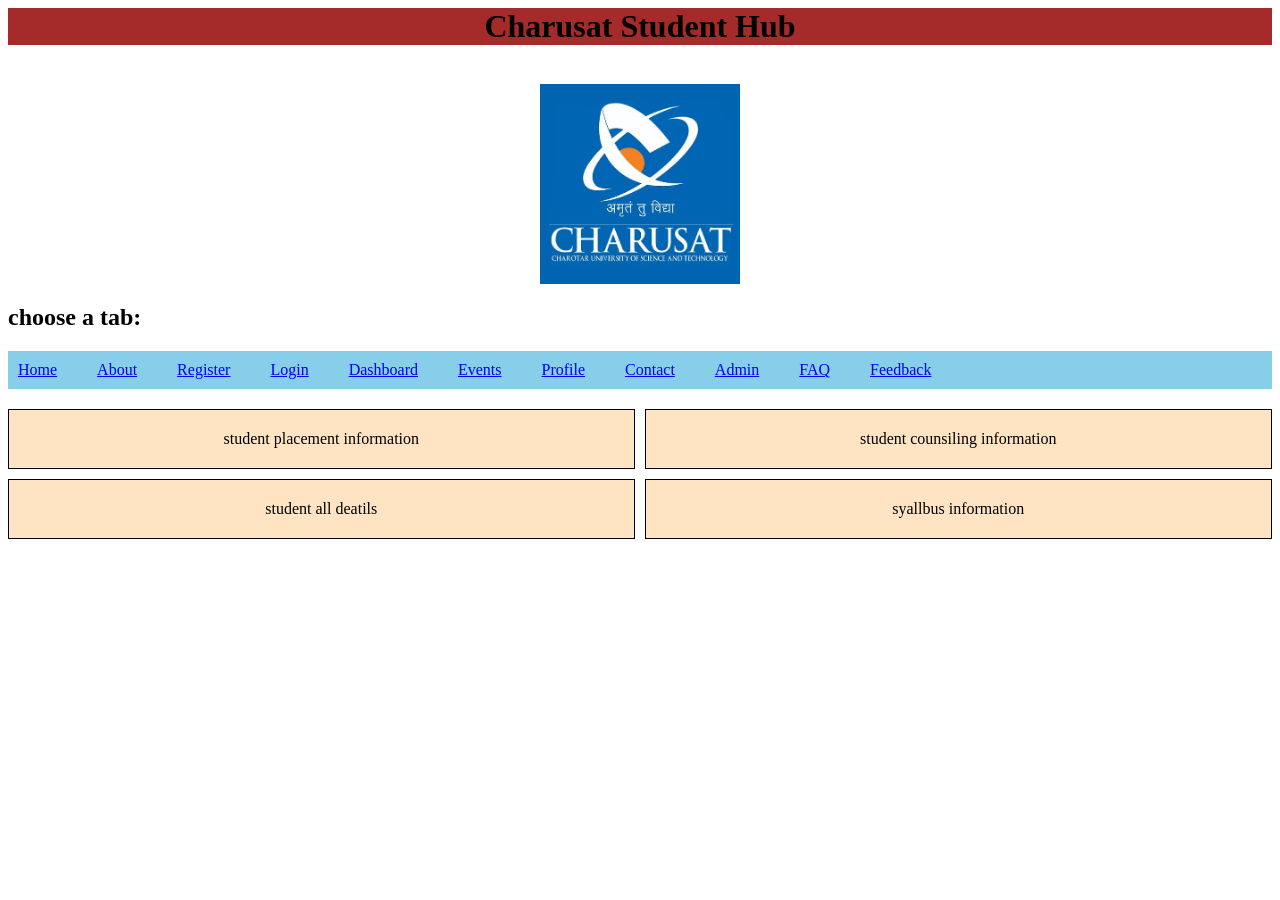
<file: index.html>
<html>
<head>
    <title>Home</title>
    <style>
    nav{
        display: flex;
        gap: 20px;
        background-color: skyblue;
        padding: 10px;
    }
    h1{
        background-color: brown;
    }
    section{
        display:grid;
        grid-template-columns: auto auto;
        gap: 10px;
        margin-top: 20px;
    }
    div{
        background-color: bisque;
        border: 1px solid black;
        padding: 20px;
        text-align: center;
    }
    </style>




<header>
    <center><h1>Charusat Student Hub</h1><br></center>
    <center><img src="image-1.jpg"alt="StudentHub" width="200"></center>
    <h2>choose a tab:</h2>
</header>
<nav>
    <a href="home.html">Home</a><br>
    <a href="about.html">About</a><br>
    <a href="register.html">Register</a><br>
    <a href="login.html">Login</a><br>
    <a href="dashboard.html">Dashboard</a><br>
    <a href="events.html">Events</a><br>
    <a href="profile.html">Profile</a><br>
    <a href="contact.html">Contact</a><br>
    <a href="admin.html">Admin</a><br>
    <a href="faq.html">FAQ</a><br>
    <a href="feedback.html">Feedback</a><br>
</nav>

<section>

        <div>student placement information</div>
        <div>student counsiling information</div>
        <div>student all  deatils</div>
        <div>syallbus information</div>

</section>
</head>
</body>
</html>
</file>
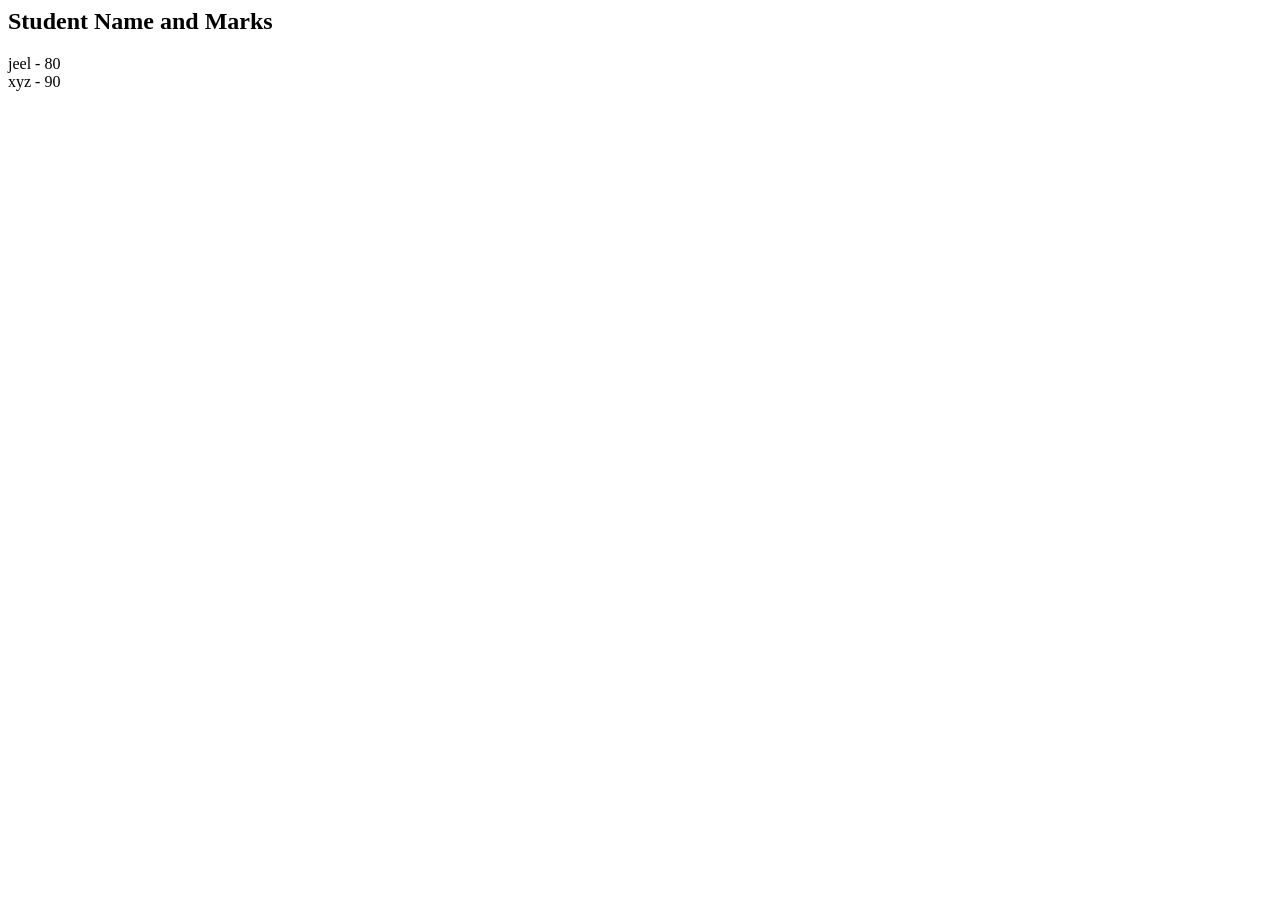
<file: pr6/index.html>
<html>
<head>
    <title>Student Information</title>
</head>

<body>
    <h2>Student Name and Marks</h2>

    <div id="output"></div>

    <script>
        fetch("student.json")
            .then(response => response.json())
            .then(data => {

                data.forEach(student => {

                    document.getElementById("output").innerHTML +=
                        student.name + " - " + student.marks + "<br>";

                });

            });
    </script>
</body>
</html>
</file>
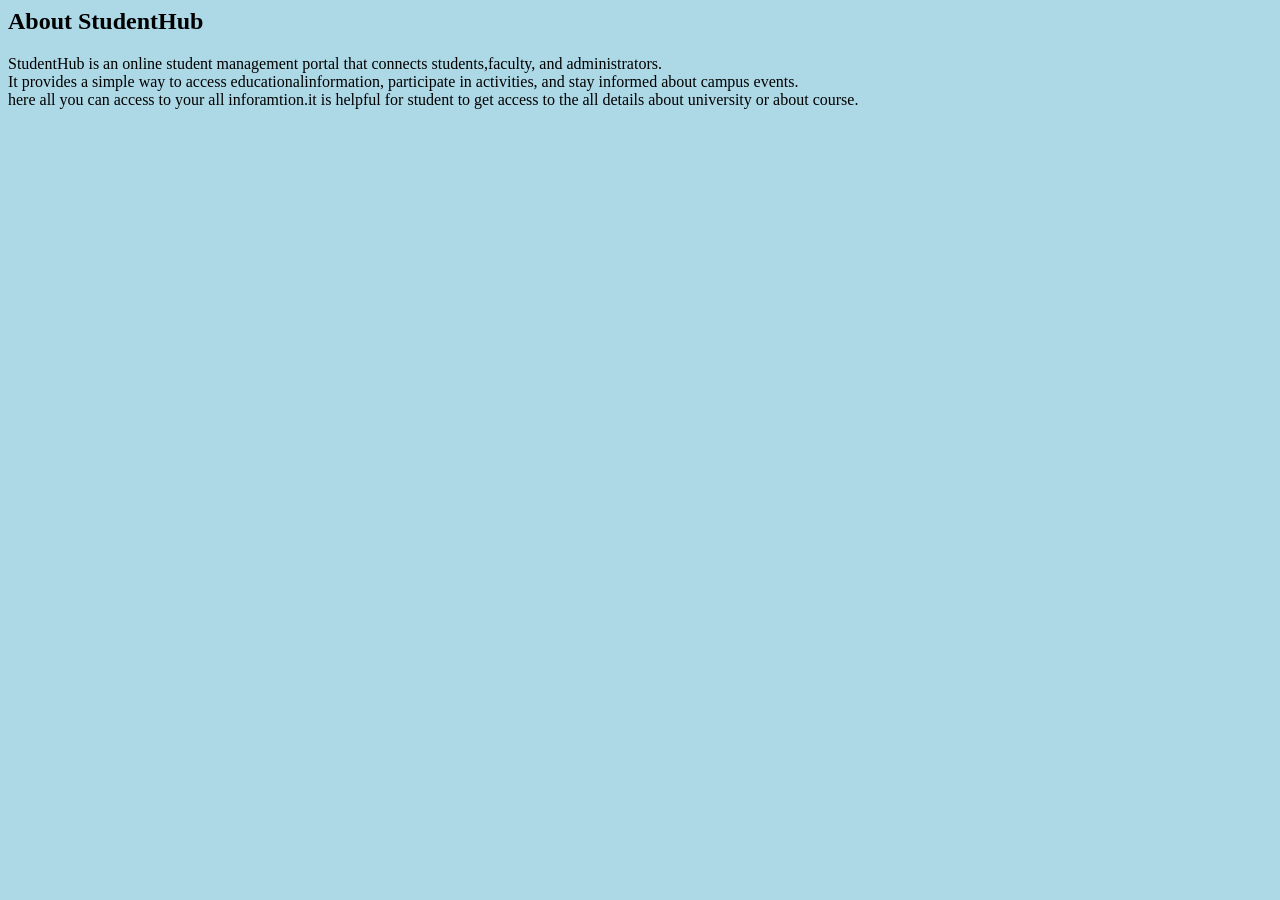
<file: about.html>
<head>
        <title>about us</title>
    </head>
    <body style="background-color: lightblue;"
    <background image="blue"></background>
    <section id="about">
        <header>
            <h1>About StudentHub</h1>
        </header>
       <p>StudentHub is an online student management portal that connects students,faculty, and administrators. <br>
        It provides a simple way to access educationalinformation, participate in activities, and stay informed about campus events.<br>
        here all you can access to your all inforamtion.it is helpful for student to get access to the all details about university or about course.
</p>
    </section>
    </body>
</file>
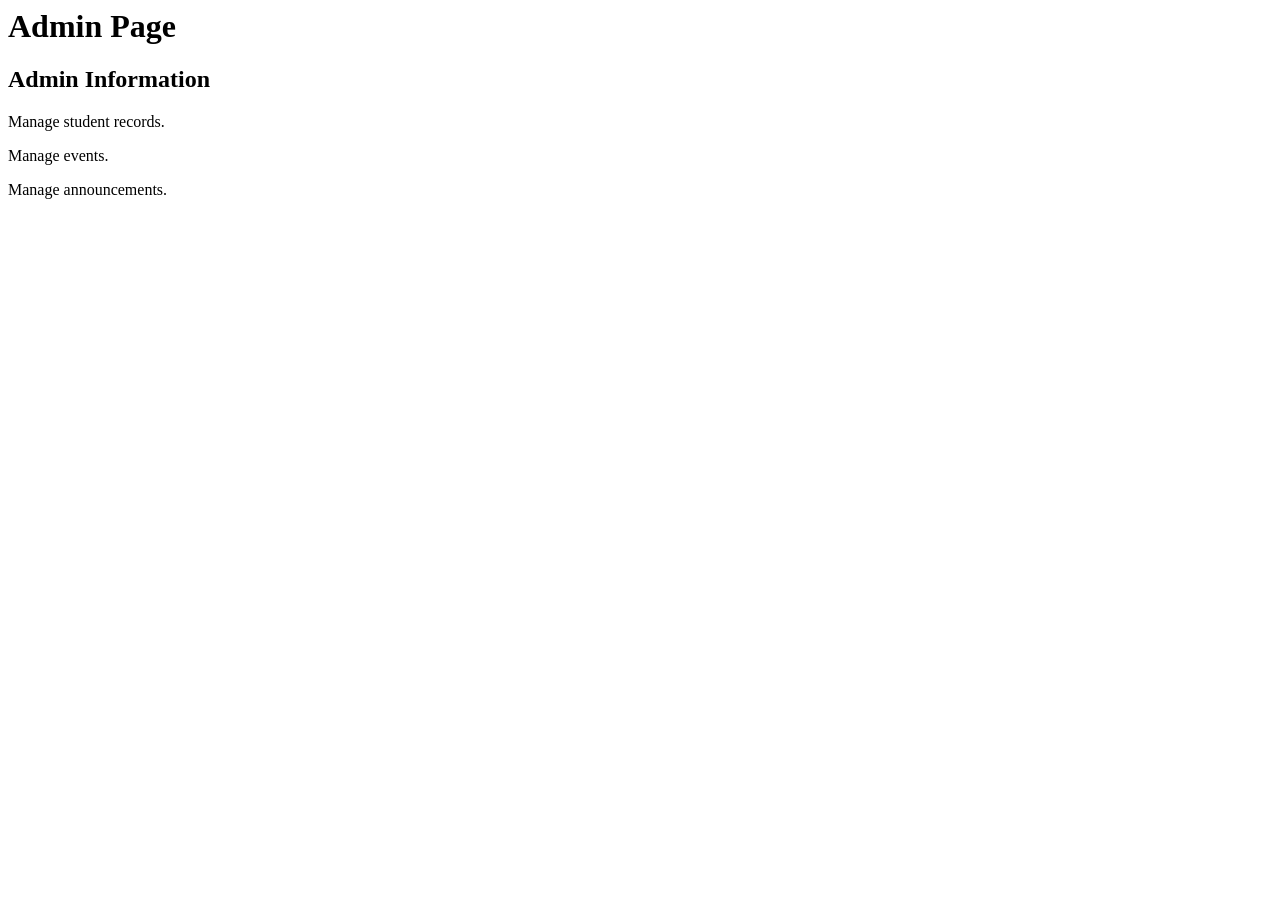
<file: admin.html>
<html>
<head>
<title>Admin</title>
</head>
<body>

<header>
<h1>Admin Page</h1>
</header>

<main>
<section>
<h2>Admin Information</h2>
<p>Manage student records.</p>
<p>Manage events.</p>
<p>Manage announcements.</p>
</section>
</main>

</body>
</html>
</file>
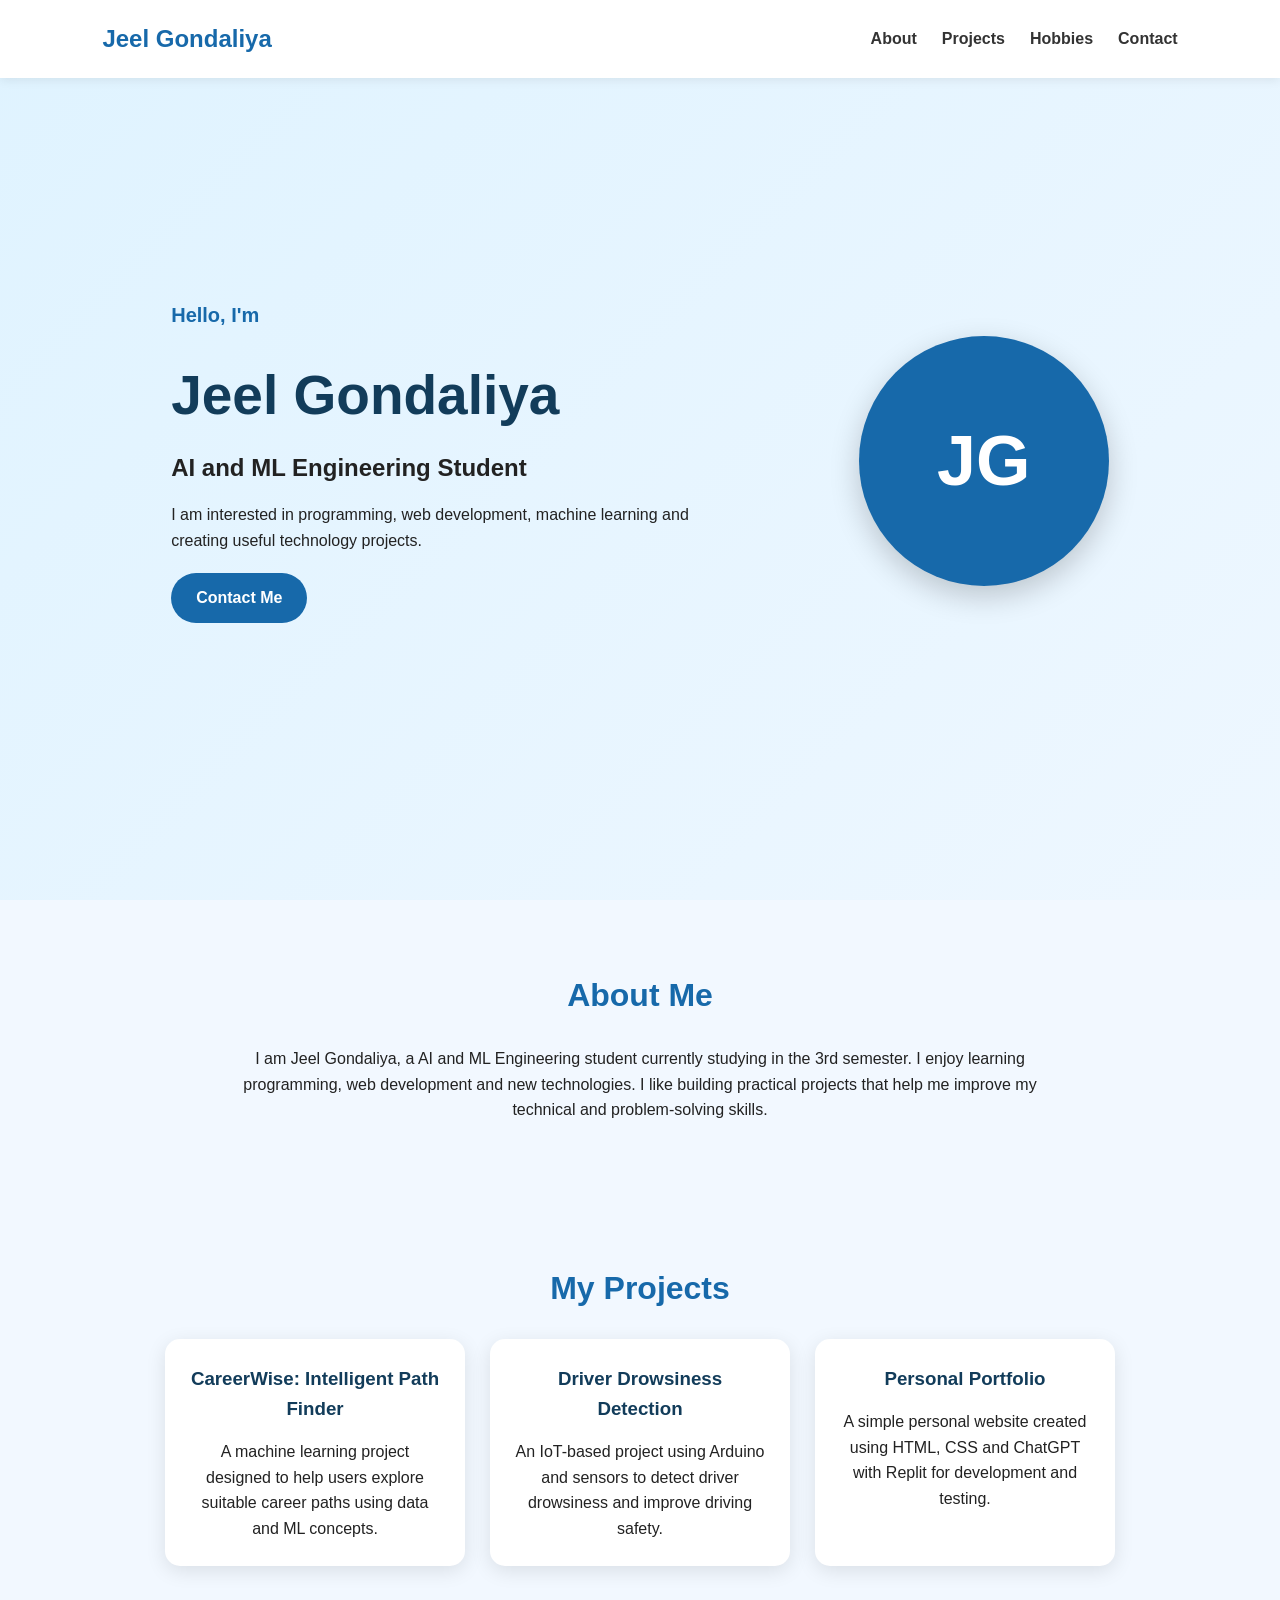
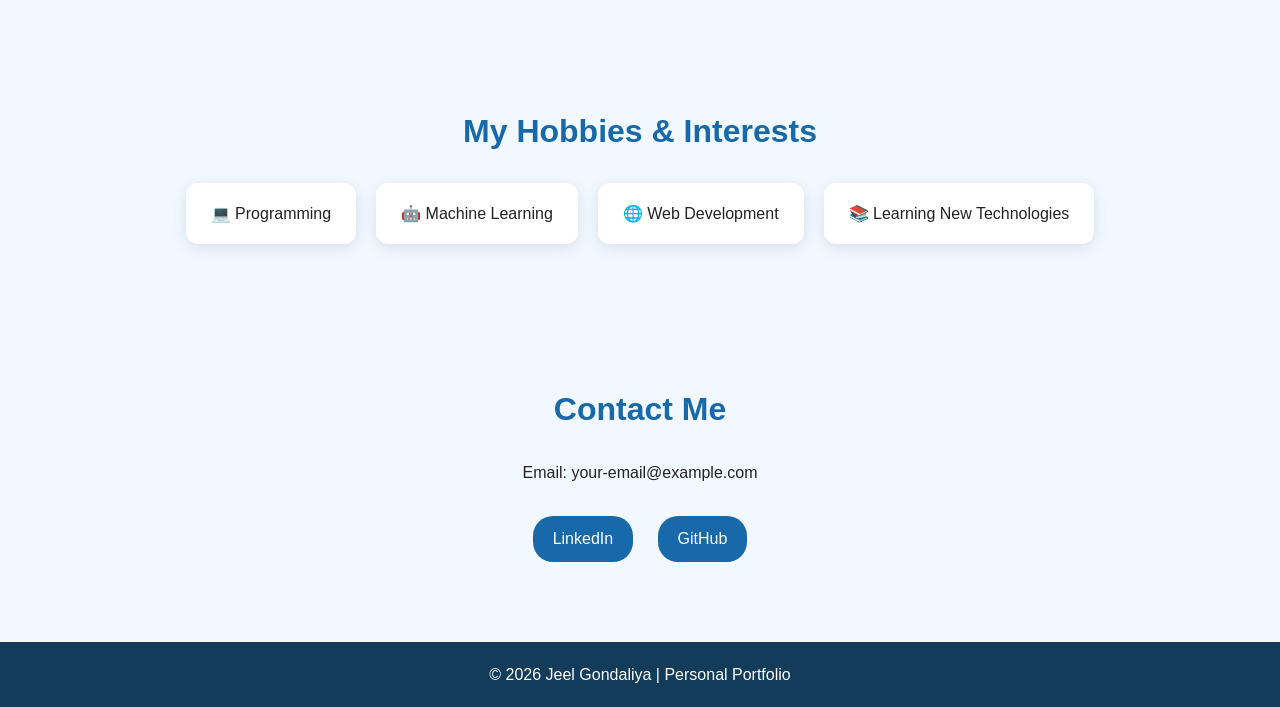
<file: AIpr2.html>
<!DOCTYPE html>
<html lang="en">
<head>
    <meta charset="UTF-8">
    <meta name="viewport" content="width=device-width, initial-scale=1.0">
    <title>Jeel Gondaliya | Personal Portfolio</title>
    <link rel="stylesheet" href="style.css">
</head>

<body>

    <header>
        <nav>
            <h2>Jeel Gondaliya</h2>
            <div class="nav-links">
                <a href="#about">About</a>
                <a href="#projects">Projects</a>
                <a href="#hobbies">Hobbies</a>
                <a href="#contact">Contact</a>
            </div>
        </nav>

        <div class="hero">
            <div class="hero-text">
                <p class="hello">Hello, I'm</p>
                <h1>Jeel Gondaliya</h1>
                <h3>AI and ML Engineering Student</h3>
                <p>
                    I am interested in programming, web development,
                    machine learning and creating useful technology projects.
                </p>
                <a class="button" href="#contact">Contact Me</a>
            </div>

            <div class="profile">
                <div class="profile-circle">JG</div>
            </div>
        </div>
    </header>

    <section id="about">
        <h2>About Me</h2>
        <p>
            I am Jeel Gondaliya, a AI and ML Engineering student currently
            studying in the 3rd semester. I enjoy learning programming,
            web development and new technologies. I like building practical
            projects that help me improve my technical and problem-solving
            skills.
        </p>
    </section>

    <section id="projects">
        <h2>My Projects</h2>

        <div class="cards">

            <div class="card">
                <h3>CareerWise: Intelligent Path Finder</h3>
                <p>
                    A machine learning project designed to help users
                    explore suitable career paths using data and ML concepts.
                </p>
            </div>

            <div class="card">
                <h3>Driver Drowsiness Detection</h3>
                <p>
                    An IoT-based project using Arduino and sensors to detect
                    driver drowsiness and improve driving safety.
                </p>
            </div>

            <div class="card">
                <h3>Personal Portfolio</h3>
                <p>
                    A simple personal website created using HTML, CSS and
                    ChatGPT with Replit for development and testing.
                </p>
            </div>

        </div>
    </section>

    <section id="hobbies">
        <h2>My Hobbies & Interests</h2>

        <div class="hobbies">
            <div>💻 Programming</div>
            <div>🤖 Machine Learning</div>
            <div>🌐 Web Development</div>
            <div>📚 Learning New Technologies</div>
        </div>
    </section>

    <section id="contact">
        <h2>Contact Me</h2>

        <p>Email: your-email@example.com</p>

        <div class="social">
            <a href="#">LinkedIn</a>
            <a href="#">GitHub</a>
        </div>
    </section>

    <footer>
        <p>© 2026 Jeel Gondaliya | Personal Portfolio</p>
    </footer>

</body>
</html>
</file>
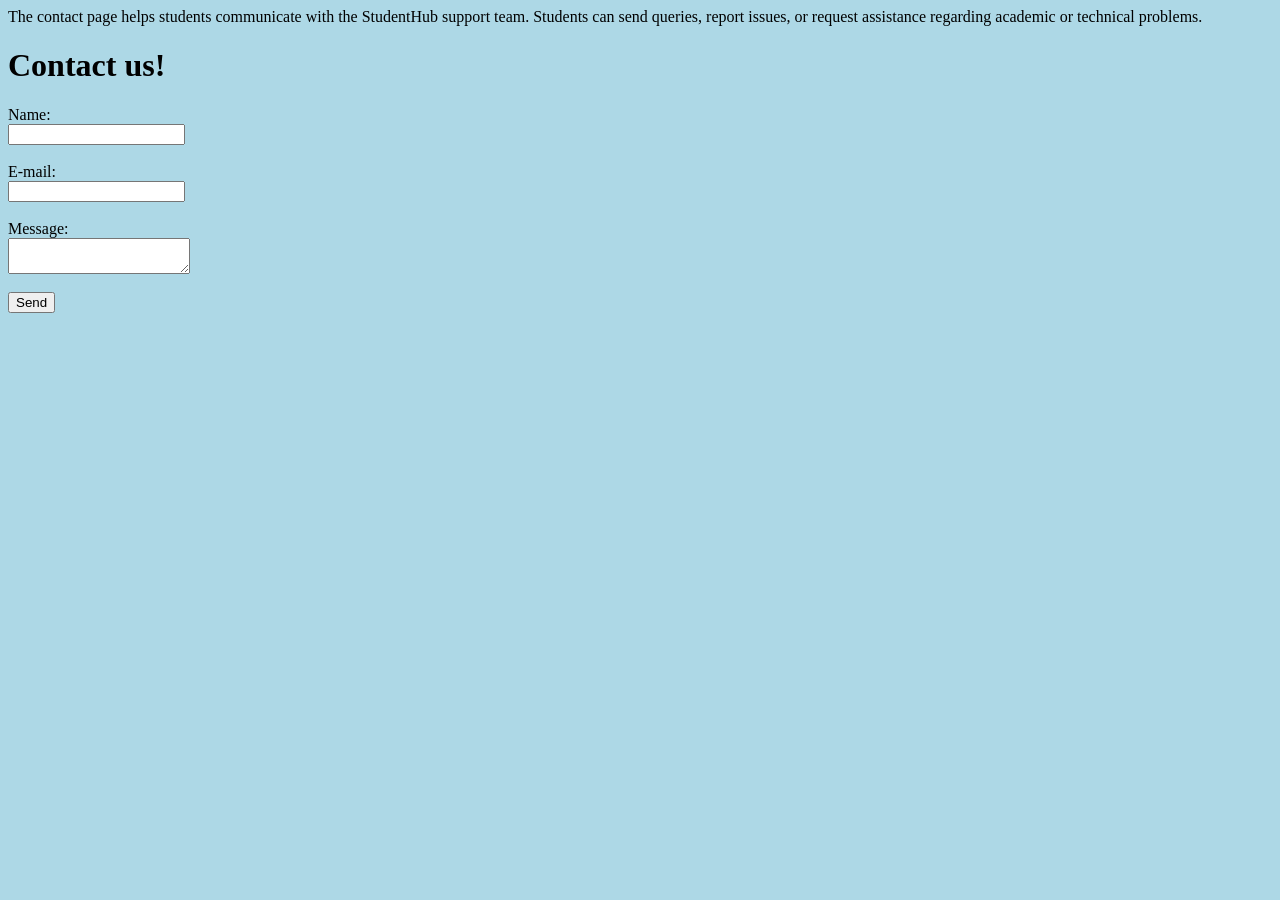
<file: contact.html>
<p>
The contact page helps students communicate with the StudentHub support team.
Students can send queries, report issues, or request assistance regarding
academic or technical problems.
</p>
<header>
<h1>Contact us!</h1>
</header>
<body style="background-color: lightblue;"
<background image="blue"></background>
</body>
<form>

<label>Name:</label><br>
<input type="text"><br><br>

<label>E-mail:</label><br>
<input type="email"><br><br>

<label>Message:</label><br>
<textarea></textarea><br><br>

<input type="submit" value="Send">

</form>
</file>
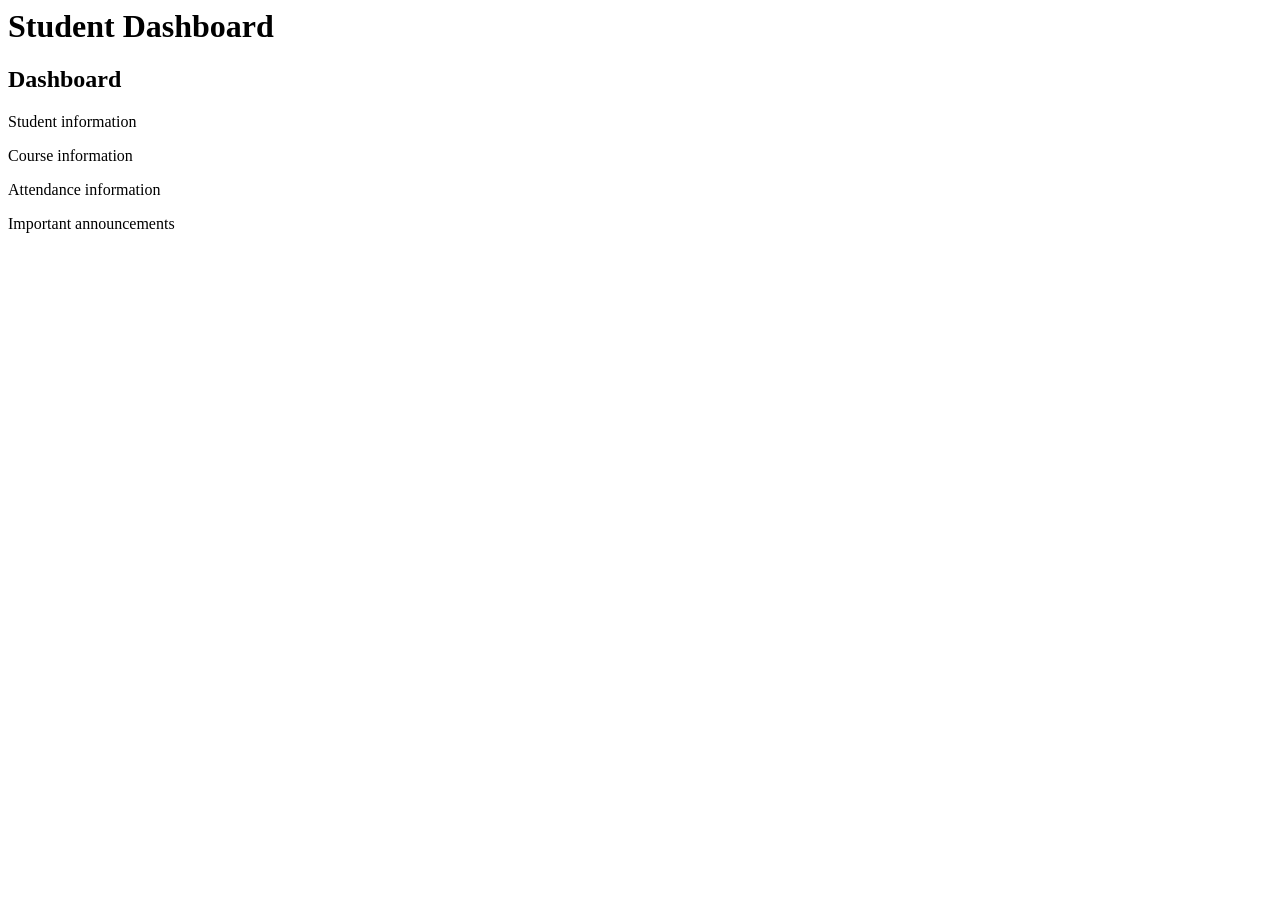
<file: dashboard.html>
<html>
<head>
<title>Dashboard</title>
</head>
<body>

<header>
<h1>Student Dashboard</h1>
</header>

<main>
<section>
<h2>Dashboard</h2>
<p>Student information</p>
<p>Course information</p>
<p>Attendance information</p>
<p>Important announcements</p>
</section>
</main>

</body>
</html>
</file>
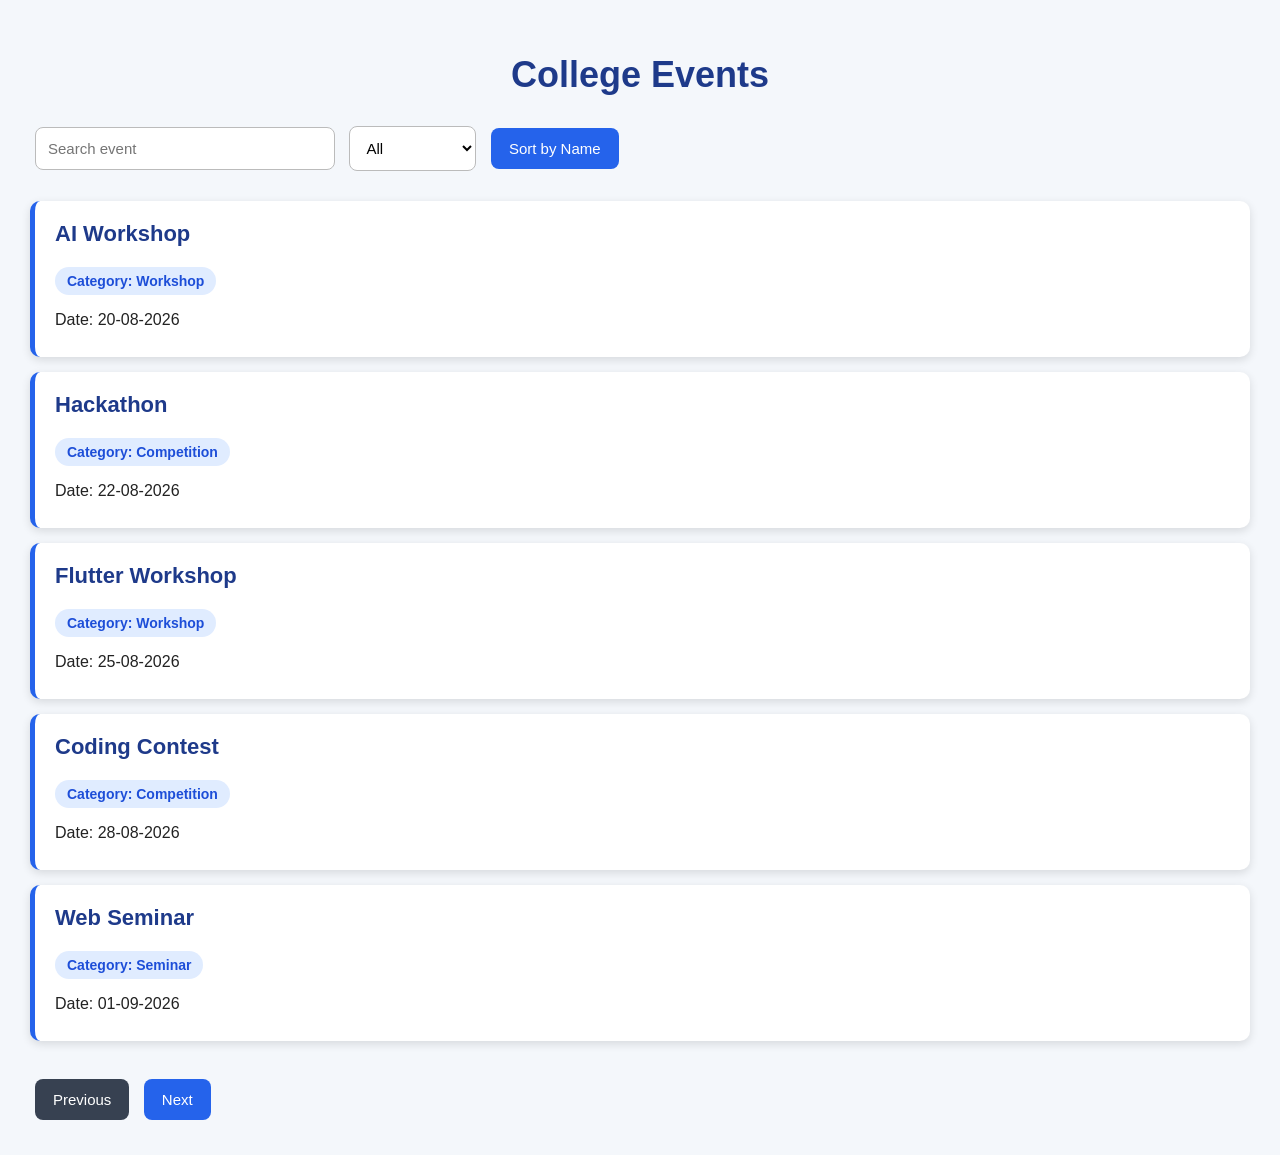
<file: events.html>
<!DOCTYPE html>
        <html>

        <head>

            <title>College Events</title>

           <style>

    * {
        box-sizing: border-box;
    }

    body {
        font-family: Arial, sans-serif;
        margin: 0;
        padding: 30px;
        background: #f4f7fb;
        color: #222;
    }

    h1 {
        text-align: center;
        color: #1e3a8a;
        margin-bottom: 25px;
        font-size: 36px;
    }

    /* Search, Filter and Sort */

    #search {
        width: 300px;
        padding: 12px;
        margin: 5px;
        border: 1px solid #bbb;
        border-radius: 8px;
        font-size: 15px;
    }

    #category {
        padding: 12px;
        margin: 5px;
        border: 1px solid #bbb;
        border-radius: 8px;
        font-size: 15px;
        background: white;
    }

    button {
        padding: 12px 18px;
        margin: 5px;
        border: none;
        border-radius: 8px;
        background: #2563eb;
        color: white;
        font-size: 15px;
        cursor: pointer;
    }

    button:hover {
        background: #1d4ed8;
    }

    /* Event container */

    #output {
        margin-top: 25px;
    }

    /* Event Card */

    .event {
        background: white;
        border: none;
        border-left: 5px solid #2563eb;
        padding: 20px;
        margin: 15px 0;
        border-radius: 10px;
        box-shadow: 0 3px 10px rgba(0, 0, 0, 0.12);
        transition: 0.3s;
    }

    .event:hover {
        transform: translateY(-3px);
        box-shadow: 0 6px 15px rgba(0, 0, 0, 0.18);
    }

    .event h3 {
        margin-top: 0;
        margin-bottom: 12px;
        color: #1e3a8a;
        font-size: 22px;
    }

    .event p {
        margin: 8px 0;
        font-size: 16px;
    }

    /* Category styling */

    .event p:first-of-type {
        display: inline-block;
        padding: 6px 12px;
        background: #e0ecff;
        color: #1d4ed8;
        border-radius: 20px;
        font-size: 14px;
        font-weight: bold;
    }

    /* Pagination */

    #output + br + button {
        background: #374151;
    }

    #output + br + button:hover {
        background: #111827;
    }

    /* Responsive Design */

    @media (max-width: 600px) {

        body {
            padding: 15px;
        }

        h1 {
            font-size: 28px;
        }

        #search {
            width: 100%;
        }

        #category {
            width: 100%;
        }

        button {
            width: auto;
        }

        .event {
            padding: 15px;
        }

    }

</style>

        </head>

        <body>

            <h1>College Events</h1>

            <!-- Search -->
            <input type="text" id="search" placeholder="Search event">

            <!-- Filter -->
            <select id="category">

                <option value="All">All</option>
                <option value="Workshop">Workshop</option>
                <option value="Seminar">Seminar</option>
                <option value="Competition">Competition</option>

            </select>

            <!-- Sort -->
            <button onclick="sortEvents()">
                Sort by Name
            </button>

            <!-- <hr> -->

            <div id="output">Loading...</div>

            <br>

            <!-- Pagination -->
            <button onclick="previousPage()">
                Previous
            </button>

            <button onclick="nextPage()">
                Next
            </button>


            <script>

                let events = [];
                let page = 1;
                let perPage = 5;

                // Fetch JSON data
                fetch("events.json")
                    .then(response => response.json())
                    .then(data => {
                        events = data;
                        displayEvents();

                    })

                    .catch(error => {
                        document.getElementById("output").innerHTML =
                            "Error loading data";
                    });


                // Display events
                function displayEvents() {

                    let searchText = document.getElementById("search") .value.toLowerCase();
                    let category =document.getElementById("category").value;
                    // Search
                    let result = events.filter(function(event) {
                        return event.name .toLowerCase() .includes(searchText);

                    });


                    // Filter
                    if (category != "All") {
                        result = result.filter(function(event) {
                            return event.category == category;
                        });

                    }


                    // Pagination
                    let start = (page - 1) * perPage;
                    let end = start + perPage;
                    let pageData = result.slice(start, end);


                    // Display
                    let output = "";


                    pageData.forEach(function(event) {
                        output +="<div class='event'>" + "<h3>" + event.name + "</h3>" +
                            "<p>Category: " + event.category + "</p>" +
                            "<p>Date: " + event.date + "</p>" +
                            "</div>";

                    });


                    document.getElementById("output")
                        .innerHTML = output;

                }


                // Search
                document.getElementById("search")
                    .addEventListener("input", function() {
                        page = 1;
                        displayEvents();
                    });


                // Filter
                document.getElementById("category").addEventListener("change", function() {
                        page = 1;
                        displayEvents();
                    });


                // Sort
                function sortEvents() {
                    events.sort(function(a, b) {
                        return a.name.localeCompare(b.name);

                    });

                    displayEvents();
                }


                // Next page
                function nextPage() {
                    page++;
                    displayEvents();
                }


                // Previous page
                function previousPage() {
                    if (page > 1) {
                        page--;
                        displayEvents();
                    }
                }

            </script>

        </body>

        </html>
</file>
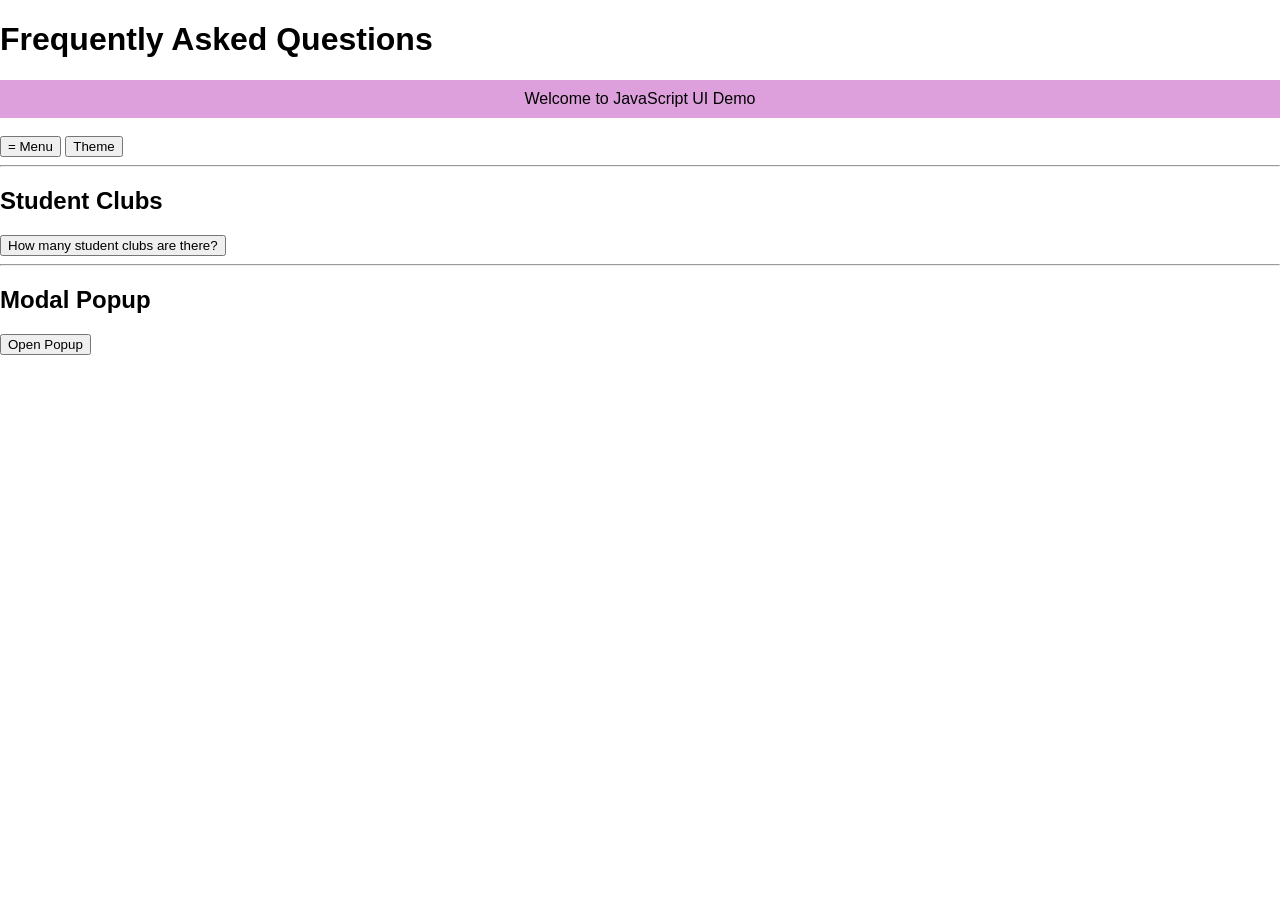
<file: faq.html>
<!DOCTYPE html>
<html>

<head>
    <title>Frequently Asked Questions</title>

    <style>
        body {
            font-family: Arial;
            margin: 0;
            transition: 0.3s;
        }

        .dark {
            background: black;
            color:white;
        }

        .banner {
            background: plum;
            padding: 10px;
            text-align: center;
            text-decoration: double;

        }

        .nav{
            background-color: bisque;
            color: black;
            padding: 10px;
        }
        .menu{
            display: none;

        }
        .menu a{
            display: block;
            color:white;
            padding: 5px;
            text-decoration: none;
            background:pink;
            padding: 5px;
        }

        .answer{
            display: none;
            padding: 10px;
            background: lightcoral;
        }

        .model{
            display: none;
            position: 10px;
            top:20%;
            left:35%;
            background:white;
            border:1px solid black;
            padding: 10px;


        }

    </style>
</head>

<body>

    <header>
        <h1>Frequently Asked Questions</h1>
    </header>

    <div class="banner">
        Welcome to JavaScript UI Demo
    </div>

    <nav>
        <br>
        <button onclick="menu()">= Menu</button>
        <button onclick="theme()">Theme</button>

        <div class="menu" id="menu">
            <a href="#">Home</a><br>
            <a href="#">About</a><br>
            <a href="#">Contact</a><br>
        </div>
    </nav>

    <hr>

    <h2>Student Clubs</h2>

    <button onclick="j()">How many student clubs are there?</button>

    <div class="answer" id="ans">
        There are total 3 clubs:
        <br>
        1. AI for All
        <br>
        2. Math for All
        <br>
        3. Innovators
    </div>

    <hr>

    <h2>Modal Popup</h2>

    <button onclick="openmodel()">Open Popup</button>

    <div class="model" id="model">
        <h3>Hello</h3>
        <p>This is popup model</p>

        <button onclick="closemodel()">Close</button>
    </div>

    <script>

        function theme() 
        {
            document.body.classList.toggle("dark");
        }

        function menu() {
            var m = document.getElementById("menu");

            if (m.style.display=="block") 
            {
                m.style.display="none";
            } else {
                m.style.display="block";
            }
        }

        function j() {
            var a = document.getElementById("ans");

            if (a.style.display=="block") {
                a.style.display="none";
            } else {
                a.style.display="block";
            }
        }

        function openmodel() {
            document.getElementById("model").style.display="block";
        }

        function closemodel() {
            document.getElementById("model").style.display="none";
        }

    </script>

</body>

</html>
</file>
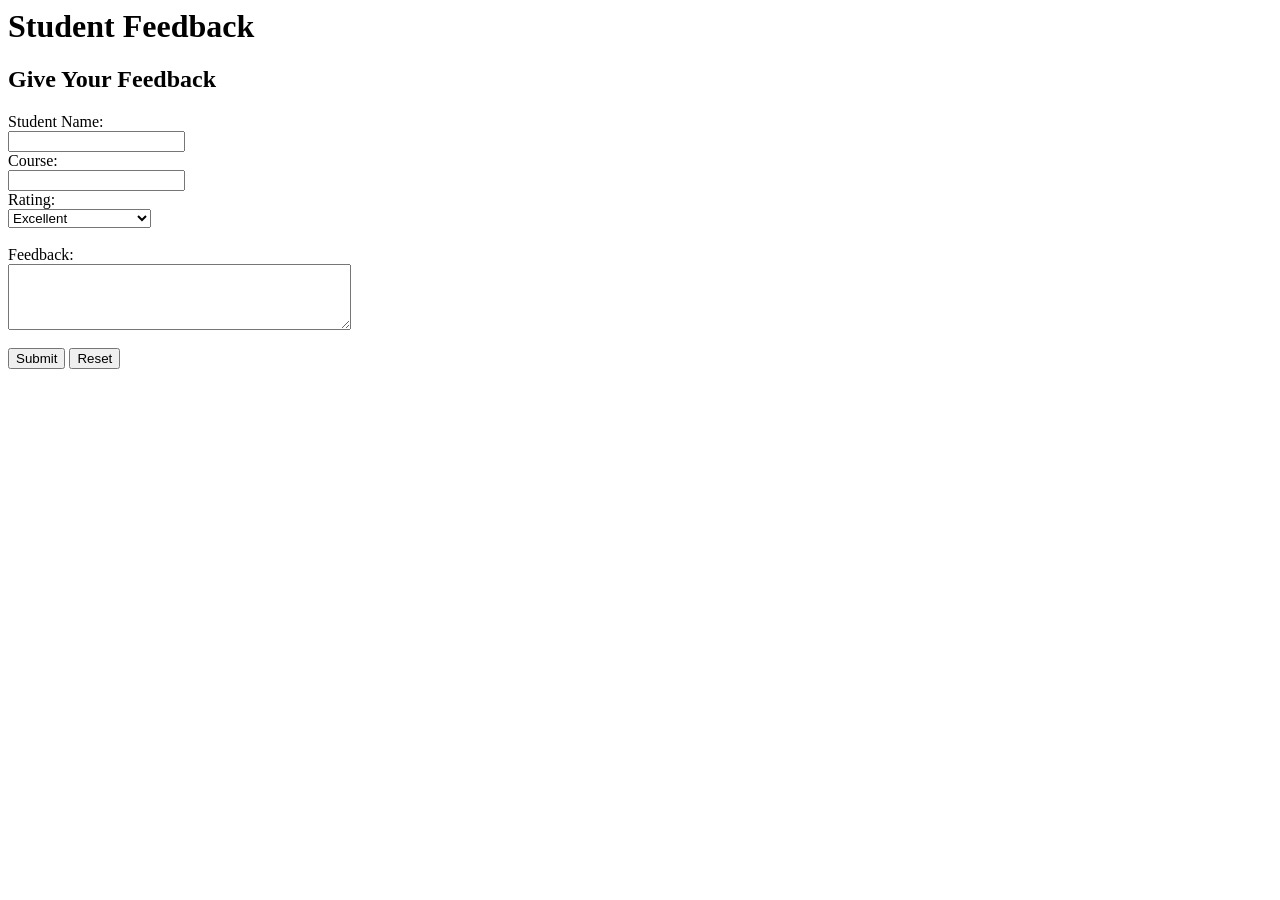
<file: feedback.html>
<html>
<head>
<title>Feedback</title>
</head>
<body>

<header>
<h1>Student Feedback</h1>
</header>

<section>
<h2>Give Your Feedback</h2>

<form>
<label for="name">Student Name:</label><br>
<input type="text" id="name"><br>

<label for="course">Course:</label><br>
<input type="text" id="course"><br>

<label for="rating">Rating:</label><br>
<select id="rating">
<option>Excellent</option>
<option>Good</option>
<option>Average</option>
<option>Needs Improvement</option>
</select><br><br>

<label for="feedback">Feedback:</label><br>
<textarea id="feedback" rows="4" cols="40"></textarea><br><br>

<input type="submit" value="Submit">
<input type="reset" value="Reset">
</form>
</section>

</body>
</html>
</file>
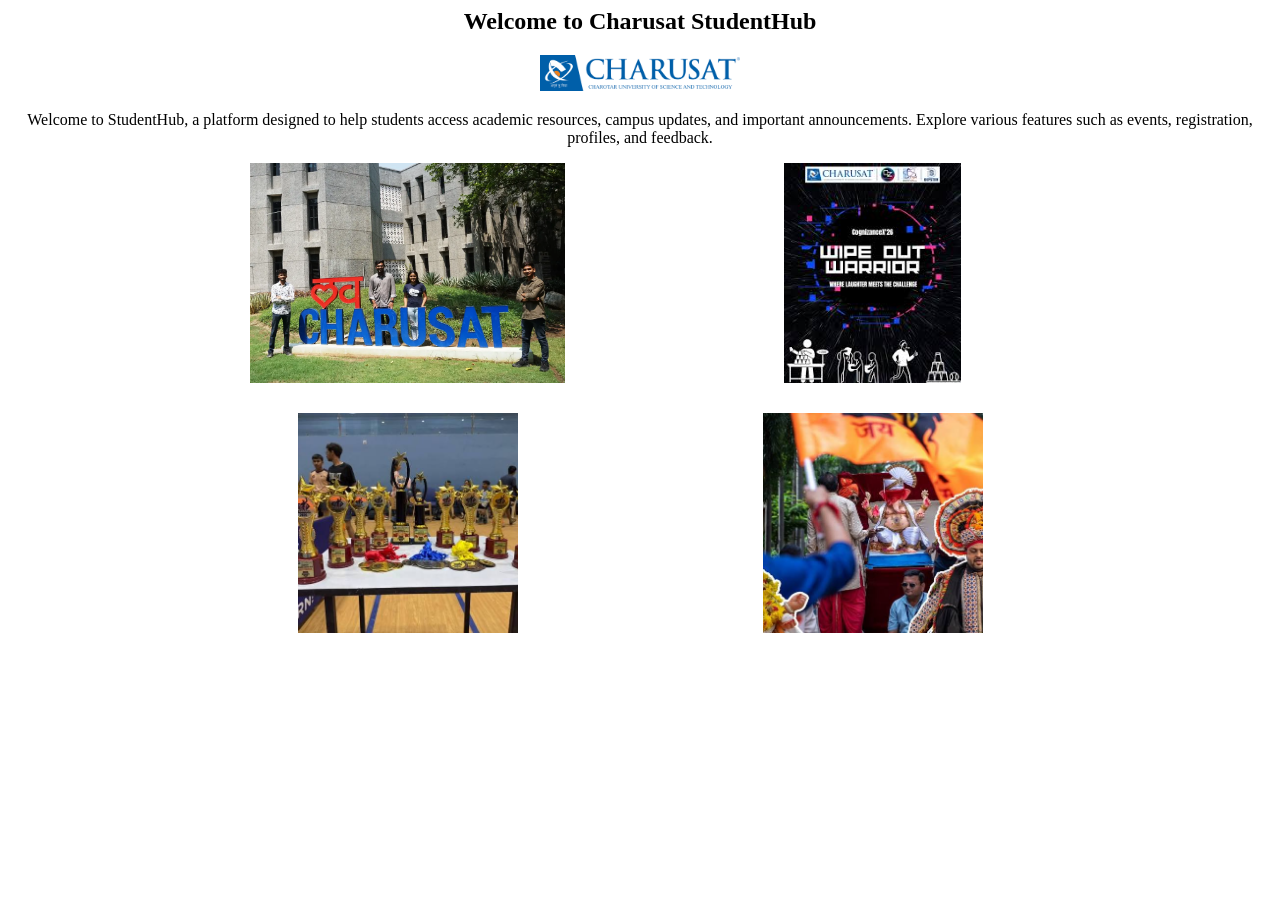
<file: home.html>
<html>
<head>
    <title>StudentHub</title>

    <style>
        body {
            background-color: white;
            text-align: center;
        }

        .main-image {
            margin-bottom: 20px;
        }

        .gallery {
            display: grid;
            grid-template-columns: 1fr 1fr;
            gap: 30px;
            width: 900px;
            margin: auto;
        }

        .gallery img {
            width: 435px;
            height: 220px;
            object-fit: contain;
        }
    </style>
</head>

<body>

<main>

    <section>

        <h2>Welcome to Charusat StudentHub</h2>

        <!-- YOUR ORIGINAL C1 IMAGE -->
        <div class="main-image">
            <img src="c1.png" alt="StudentHub" width="200">
        </div>

        <p>
            Welcome to StudentHub, a platform designed to help students access
            academic resources, campus updates, and important announcements.
            Explore various features such as events, registration, profiles,
            and feedback.
        </p>

        <!-- 4 STUDENTHUB IMAGES -->
        <div class="gallery">

            <img src="students.jpg"
                 alt="CHARUSAT Students">

            <img src="technical.jpg"
                 alt="CHARUSAT Technical Event">

            <img src="sports.jpg"
                 alt="CHARUSAT Sports Event">

            <img src="cultural.jpg"
                 alt="CHARUSAT Cultural Event">

        </div>

    </section>

</main>

</body>
</html>
</file>
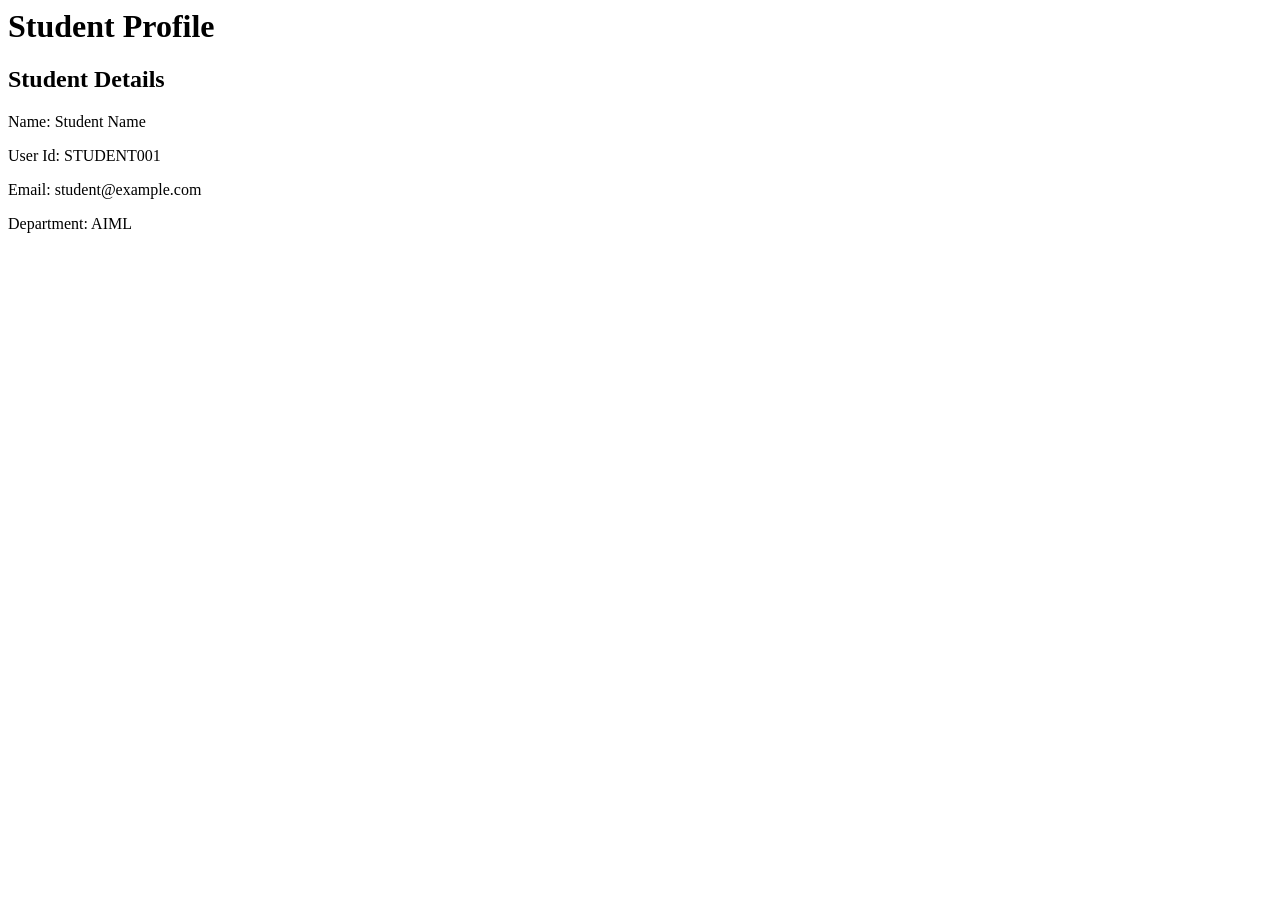
<file: profile.html>
<html>
<head>
<title>Profile</title>
</head>
<body>

<header>
<h1>Student Profile</h1>
</header>

<section>
<h2>Student Details</h2>
<p>Name: Student Name</p>
<p>User Id: STUDENT001</p>
<p>Email: student@example.com</p>
<p>Department: AIML</p>
</section>

</body>
</html>
</file>
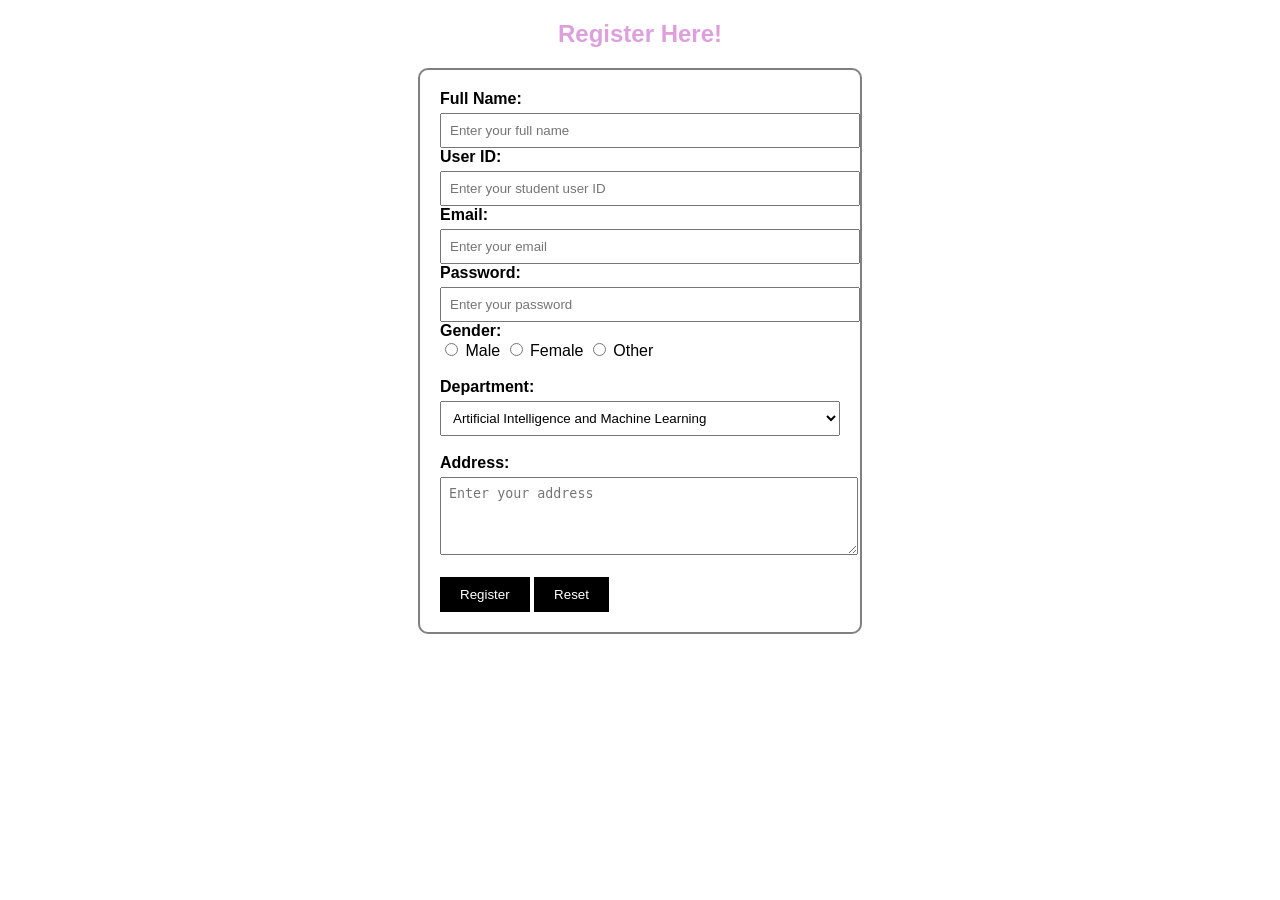
<file: register.html>
<!DOCTYPE html>
<html lang="en">
<head>
    <meta charset="UTF-8">
    <meta name="viewport" content="width=device-width, initial-scale=1.0">
    <title>StudentHub - Registration</title>
    <link rel="stylesheet" href="reg.css">
</head>

<body style="background-color: white;">

    <section id="register">
        <h2>Register Here!</h2>

        <form id="registerForm" onsubmit="return validateForm();">

            <label for="name">Full Name:</label><br>
            <input
                type="text"
                id="name"
                name="name"
                placeholder="Enter your full name"
            ><br>

            <label for="userid">User ID:</label><br>
            <input
                type="text"
                id="userid"
                name="userid"
                placeholder="Enter your student user ID"
            ><br>

            <label for="email">Email:</label><br>
            <input
                type="email"
                id="email"
                name="email"
                placeholder="Enter your email"
            ><br>

            <label for="password">Password:</label><br>
            <input
                type="password"
                id="password"
                name="password"
                placeholder="Enter your password"
            ><br>

            <label>Gender:</label><br>
            <input type="radio" name="gender" value="Male"> Male
            <input type="radio" name="gender" value="Female"> Female
            <input type="radio" name="gender" value="Other"> Other
            <br><br>

            <label for="department">Department:</label><br>
            <select id="department" name="department">
                <option value="AI and ML">
                    Artificial Intelligence and Machine Learning
                </option>
                <option value="Computer Engineering">
                    Computer Engineering
                </option>
                <option value="Computer Science">
                    Computer Science & Engineering
                </option>
                <option value="Information Technology">
                    Information Technology
                </option>
                <option value="Civil Engineering">
                    Civil Engineering
                </option>
            </select>
            <br><br>

            <label for="address">Address:</label><br>
            <textarea
                id="address"
                name="address"
                rows="4"
                cols="50"
                placeholder="Enter your address"
            ></textarea>
            <br><br>

            <input type="submit" value="Register">
            <input type="reset" value="Reset">

        </form>
    </section>

    <script>
        function validateForm() {
            const name = document.getElementById("name").value.trim();
            const userid = document.getElementById("userid").value.trim();
            const email = document.getElementById("email").value.trim();
            const password = document.getElementById("password").value;
            const gender = document.querySelector(
                'input[name="gender"]:checked'
            );

            if (name === "") {
                alert("Please enter your name.");
                return false;
            }

            if (userid === "") {
                alert("Please enter your user ID.");
                return false;
            }

            if (email === "") {
                alert("Please enter your email.");
                return false;
            }

            if (password.trim() === "") {
                alert("Please enter your password.");
                return false;
            }

            if (password.length <= 8) {
                alert("Password must be greater than 8 characters.");
                return false;
            }

            if (!gender) {
                alert("Please select your gender.");
                return false;
            }

            alert("Form validation successful!");

            // Frontend validation only.
            // No account is created or saved to a database.
            return false;
        }
    </script>

</body>
</html>
</file>
<file: style.css>
* {
    margin: 0;
    padding: 0;
    box-sizing: border-box;
    scroll-behavior: smooth;
}

body {
    font-family: Arial, sans-serif;
    background: #f2f8ff;
    color: #222;
    line-height: 1.6;
}

header {
    background: linear-gradient(135deg, #dff3ff, #eef7ff);
    min-height: 100vh;
}

nav {
    display: flex;
    justify-content: space-between;
    align-items: center;
    padding: 20px 8%;
    background: white;
    box-shadow: 0 2px 10px rgba(0, 0, 0, 0.08);
}

nav h2 {
    color: #1769aa;
}

.nav-links {
    display: flex;
    gap: 25px;
}

.nav-links a {
    text-decoration: none;
    color: #333;
    font-weight: bold;
}

.nav-links a:hover {
    color: #1769aa;
}

.hero {
    min-height: 85vh;
    display: flex;
    justify-content: space-around;
    align-items: center;
    padding: 50px 8%;
}

.hero-text {
    max-width: 550px;
}

.hello {
    color: #1769aa;
    font-size: 20px;
    font-weight: bold;
}

.hero h1 {
    font-size: 55px;
    color: #123c5a;
    margin: 10px 0;
}

.hero h3 {
    font-size: 24px;
    margin-bottom: 15px;
}

.hero-text p {
    margin-bottom: 20px;
}

.button {
    display: inline-block;
    background: #1769aa;
    color: white;
    padding: 12px 25px;
    border-radius: 25px;
    text-decoration: none;
    font-weight: bold;
}

.button:hover {
    background: #0d4f82;
}

.profile-circle {
    width: 250px;
    height: 250px;
    border-radius: 50%;
    background: #1769aa;
    color: white;
    display: flex;
    align-items: center;
    justify-content: center;
    font-size: 70px;
    font-weight: bold;
    box-shadow: 0 10px 30px rgba(0, 0, 0, 0.2);
}

section {
    padding: 70px 10%;
    text-align: center;
}

section h2 {
    color: #1769aa;
    font-size: 32px;
    margin-bottom: 25px;
}

section > p {
    max-width: 800px;
    margin: auto;
}

.cards {
    display: flex;
    justify-content: center;
    gap: 25px;
    flex-wrap: wrap;
}

.card {
    background: white;
    width: 300px;
    padding: 25px;
    border-radius: 15px;
    box-shadow: 0 5px 20px rgba(0, 0, 0, 0.1);
    transition: 0.3s;
}

.card:hover {
    transform: translateY(-8px);
}

.card h3 {
    color: #123c5a;
    margin-bottom: 15px;
}

.hobbies {
    display: flex;
    justify-content: center;
    gap: 20px;
    flex-wrap: wrap;
}

.hobbies div {
    background: white;
    padding: 18px 25px;
    border-radius: 12px;
    box-shadow: 0 4px 15px rgba(0, 0, 0, 0.1);
}

.social {
    margin-top: 20px;
}

.social a {
    display: inline-block;
    margin: 10px;
    padding: 10px 20px;
    background: #1769aa;
    color: white;
    text-decoration: none;
    border-radius: 20px;
}

footer {
    background: #123c5a;
    color: white;
    text-align: center;
    padding: 20px;
}

@media (max-width: 700px) {

    nav {
        flex-direction: column;
        gap: 15px;
    }

    .nav-links {
        gap: 12px;
        flex-wrap: wrap;
        justify-content: center;
    }

    .hero {
        flex-direction: column-reverse;
        text-align: center;
        gap: 40px;
    }

    .hero h1 {
        font-size: 40px;
    }

    .profile-circle {
        width: 180px;
        height: 180px;
        font-size: 50px;
    }
}
</file>
<file: reg.css>
body{
    background-color: aliceblue;
    font-family: Arial;

}
h2{
    text-align: center;
    color: plum;

} 
form{
    width: 400px;
    margin:auto;
    background: white;
    padding: 20px;
    border:2px solid grey;
    border-radius: 10px;
}

label{
    font-weight: bold;

}

input[type=text],
input[type=email],
input[type=password],
select,
textarea{
    width: 100%;
    padding: 8px;
    margin-top: 5px;
}

input[type=submit],
input[type=reset]{
    background-color: black;
    color: white;
    padding: 10px 20px;
    border: none;
    cursor: pointer;
}

input[type=reset]{
    background-color:black;
    color: white;
}

input[type=submit]:hover{
    background-color: wheat;
}

input[type=reset]:hover{
    background-color: wheat;
}
</file>
